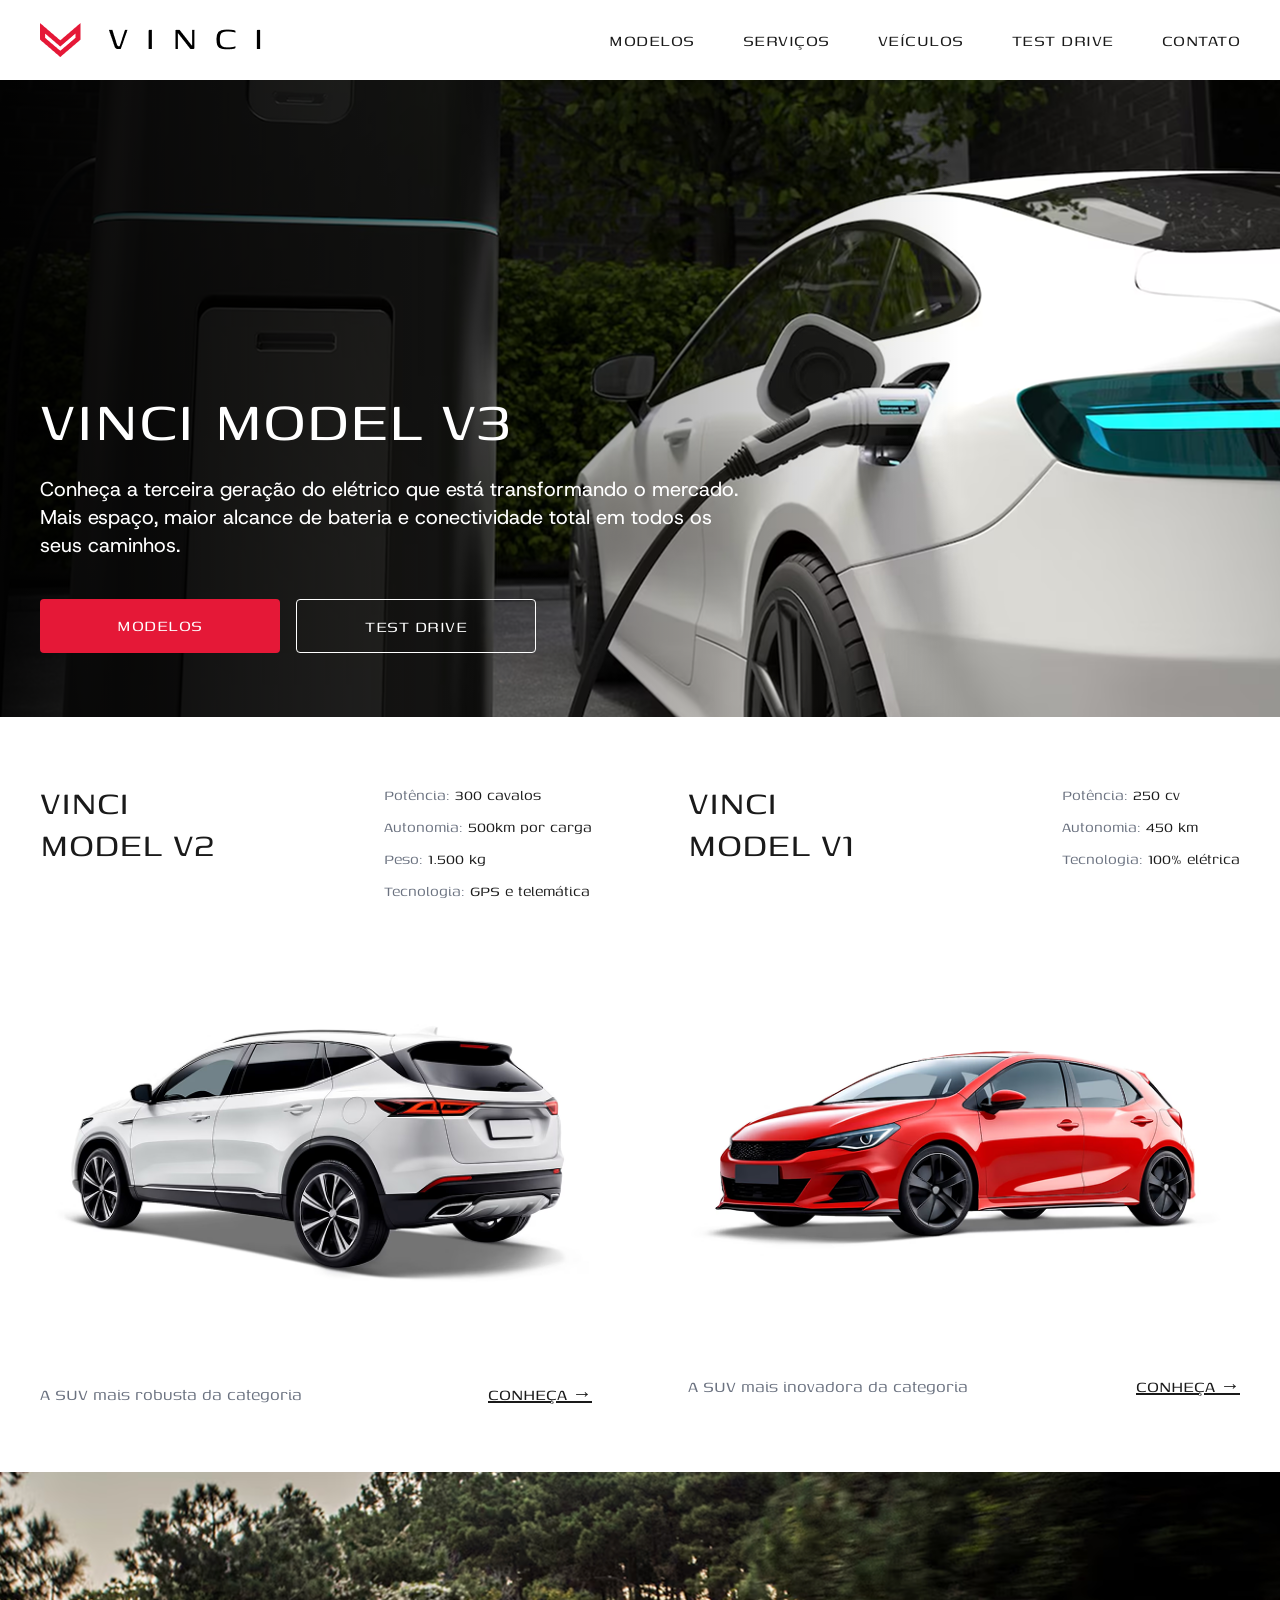
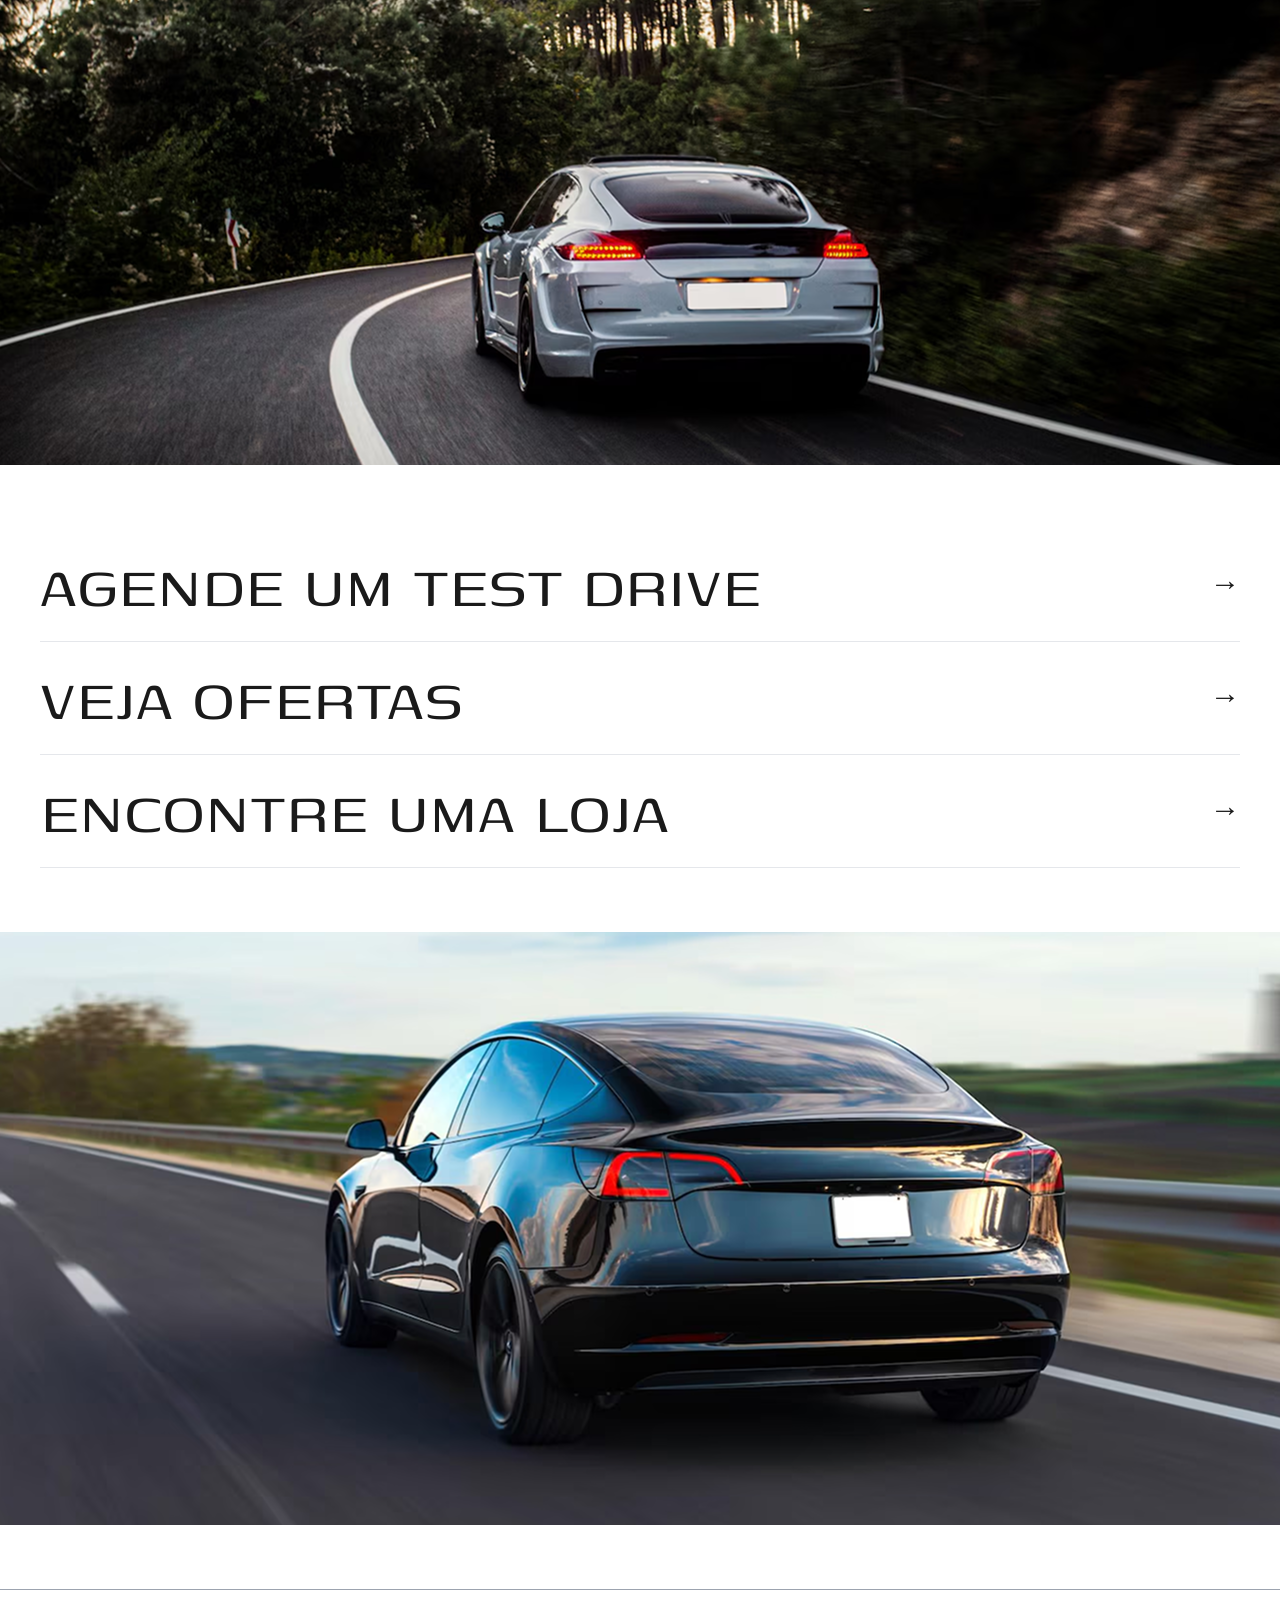
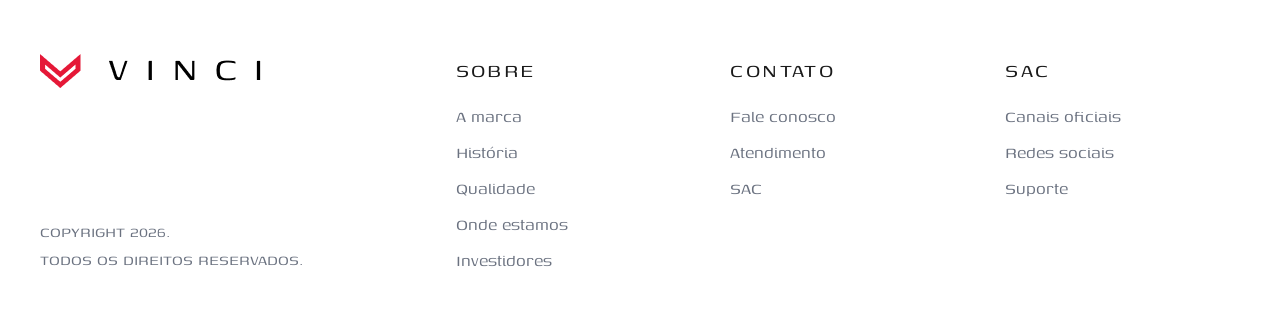
<file: index.html>
<!DOCTYPE html>
<html lang="pt-BR">

<head>
  <meta charset="UTF-8" />
  <meta name="viewport" content="width=device-width, initial-scale=1.0" />
  <title>VINCI | Electric Vehicles</title>

  <link rel="icon" type="image/png" href="assets/logo/logo.png">

  <link rel="preconnect" href="https://fonts.googleapis.com" />
  <link rel="preconnect" href="https://fonts.gstatic.com" crossorigin />
  <link href="https://fonts.googleapis.com/css2?family=Genos:wght@300;400;500&family=Host+Grotesk:wght@400;500&display=swap" rel="stylesheet" />

  
  <link rel="stylesheet" href="assets/css/style.css">
</head>

<body class="font-texto text-tinta bg-white">

  <header class="sticky top-0 z-50 bg-white h-20">
    <div class="max-w-[1440px] mx-auto px-5 md:px-10 h-20 flex items-center justify-between">

      <a href="index.html"><img src="assets/logo/logo1.png" alt="VINCI" class="h-[34px] w-auto" /></a>

      <!-- Menu -->
      <nav id="menu" class="hidden lg:flex gap-12 font-titulo text-xl tracking-wide
                            max-lg:absolute max-lg:top-20 max-lg:left-0 max-lg:right-0 max-lg:bg-white
                            max-lg:flex-col max-lg:gap-4 max-lg:p-5 max-lg:border-b">
        <a href="#models" class="hover:text-vinci transition">MODELOS</a>
        <a href="#services" class="hover:text-vinci transition">SERVIÇOS</a>
        <button id="botaoVeiculos" class="hover:text-vinci transition text-left">VEÍCULOS</button>
        <a href="teste-drive.html" class="hover:text-vinci transition">TEST DRIVE</a>
        <a href="#contact" class="hover:text-vinci transition">CONTATO</a>
      </nav>

      <button id="botaoMenu" class="lg:hidden text-3xl" aria-label="Abrir menu">☰</button>
    </div>

    <!-- Megamen  -->
    <div id="megamenu" class="hidden absolute top-20 left-0 right-0 bg-white border-y border-gray-300 shadow-xl max-h-[calc(100vh-80px)] overflow-auto">
      <div class="max-w-[1440px] mx-auto px-5 md:px-10 py-10 grid lg:grid-cols-[1fr_320px] gap-10">

        <div class="grid grid-cols-2 sm:grid-cols-3 gap-6">
          <div class="text-center">
            <img src="assets/carros/modelo-v2.png" alt="Modelo V1" class="w-full h-32 object-contain" />
            <h3 class="font-titulo text-xl tracking-widest mt-2">MODELO V1</h3>
            <a href="#" class="font-titulo text-sm text-gray-500 hover:text-vinci">Ver mais</a>
          </div>

          <div class="text-center">
            <img src="assets/carros/model-v2.png" alt="Modelo V2" class="w-full h-32 object-contain" />
            <h3 class="font-titulo text-xl tracking-widest mt-2">MODELO V2</h3>
            <a href="modelV2.html" class="font-titulo text-sm text-gray-500 hover:text-vinci">Ver mais</a>
          </div>

          <div class="text-center">
            <img src="assets/carros/modelo-v3.png" alt="Modelo V3" class="w-full h-32 object-contain" />
            <h3 class="font-titulo text-xl tracking-widest mt-2">MODELO V3</h3>
            <a href="#" class="font-titulo text-sm text-gray-500 hover:text-vinci">Ver mais</a>
          </div>

          <div class="text-center">
            <img src="assets/carros/modelo-v4.png" alt="Modelo V4" class="w-full h-32 object-contain" />
            <h3 class="font-titulo text-xl tracking-widest mt-2">MODELO V4</h3>
            <a href="#" class="font-titulo text-sm text-gray-500 hover:text-vinci">Ver mais</a>
          </div>

          <div class="text-center">
            <img src="assets/carros/modelo-v5.png" alt="Modelo V1" class="w-full h-32 object-contain" />
            <h3 class="font-titulo text-xl tracking-widest mt-2">MODELO V5</h3>
            <a href="#" class="font-titulo text-sm text-gray-500 hover:text-vinci">Ver mais</a>
          </div>

          <div class="text-center">
            <img src="assets/carros/modelo-v6.png" alt="Modelo V1" class="w-full h-32 object-contain" />
            <h3 class="font-titulo text-xl tracking-widest mt-2">MODELO V6</h3>
            <a href="#" class="font-titulo text-sm text-gray-500 hover:text-vinci">Ver mais</a>
          </div>

        </div>

        <div class="lg:border-l lg:pl-8">
          <p class="font-titulo text-lg tracking-widest text-gray-500 border-b pb-3 mb-4">NAVEGUE</p>
          <ul class="font-titulo text-2xl tracking-wider space-y-2">
            <li><a href="#" class="hover:text-vinci">OFERTAS</a></li>
            <li><a href="teste-drive.html" class="hover:text-vinci">TEST DRIVE</a></li>
            <li><a href="#" class="hover:text-vinci">LOJAS</a></li>
            <li><a href="#services" class="hover:text-vinci">SERVIÇOS</a></li>
            <li><a href="#" class="hover:text-vinci">SAC</a></li>
            <li><a href="#" class="hover:text-vinci">PRIVACIDADE</a></li>
          </ul>
        </div>
      </div>
    </div>
  </header>

  <main>

    <!--  Hero   -->
    <section class="relative min-h-[520px] md:min-h-[637px] flex items-end">
      <img src="assets/carros/hero.png" alt="VINCI Model V3" class="absolute inset-0 w-full h-full object-cover" />
      <div class="absolute inset-y-0 left-0 w-full md:w-3/4 bg-gradient-to-r from-black/95 to-transparent"></div>

      <div class="relative max-w-[1440px] mx-auto w-full px-5 md:px-10 pb-16 text-white">
        <h1 class="font-titulo text-5xl md:text-7xl">VINCI MODEL V3</h1>
        <p class="max-w-[706px] text-xl mt-5 mb-10">Conheça a terceira geração do elétrico que está transformando o mercado. Mais espaço, maior alcance de bateria e conectividade total em todos os seus caminhos.</p>
        <div class="flex flex-wrap gap-4">
          <a href="#models" class="bg-vinci hover:bg-red-700 text-white text-center rounded px-12 py-3 min-w-[240px] font-titulo text-xl uppercase tracking-wide transition">MODELOS</a>
          <a href="teste-drive.html" class="border border-white text-white hover:bg-white hover:text-tinta text-center rounded px-12 py-3 min-w-[240px] font-titulo text-xl uppercase tracking-wide transition">TEST DRIVE</a>
        </div>
      </div>
    </section>

    <section id="models" class="max-w-[1440px] mx-auto px-5 md:px-10 py-16 grid lg:grid-cols-2 gap-16 lg:gap-24">

      <article id="model-v2">
        <div class="flex flex-col sm:flex-row sm:justify-between sm:items-start gap-4 lg:min-h-[116px]">
          <h2 class="font-titulo text-4xl md:text-[42px] leading-none">VINCI<br />MODEL V2</h2>
          <ul class="font-titulo text-lg space-y-1">
            <li><span class="text-gray-500">Potência:</span> 300 cavalos</li>
            <li><span class="text-gray-500">Autonomia:</span> 500km por carga</li>
            <li><span class="text-gray-500">Peso:</span> 1.500 kg</li>
            <li><span class="text-gray-500">Tecnologia:</span> GPS e telemática</li>
          </ul>
        </div>

        <a href="modelV2.html"><img src="assets/carros/model-v3.png" alt="VINCI MODEL V2" class="w-full aspect-[529/425] object-contain mt-4" /></a>

        <div class="flex justify-between items-center font-titulo text-xl mt-4">
          <p class="text-gray-500">A SUV mais robusta da categoria</p>
          <a href="modelV2.html" class="underline hover:text-vinci">CONHEÇA →</a>
        </div>
      </article>

      <article id="model-v1">
        <div class="flex flex-col sm:flex-row sm:justify-between sm:items-start gap-4 lg:min-h-[116px]">
          <h2 class="font-titulo text-4xl md:text-[42px] leading-none">VINCI<br />MODEL V1</h2>
          <ul class="font-titulo text-lg space-y-1">
            <li><span class="text-gray-500">Potência:</span> 250 cv</li>
            <li><span class="text-gray-500">Autonomia:</span> 450 km</li>
            <li><span class="text-gray-500">Tecnologia:</span> 100% elétrica</li>
          </ul>
        </div>

        <a href="#"><img src="assets/carros/model-v1.png" alt="VINCI MODEL V1" class="w-full aspect-[529/425] object-contain mt-4" /></a>

        <div class="flex justify-between items-center font-titulo text-xl mt-4">
          <p class="text-gray-500">A SUV mais inovadora da categoria</p>
          <a href="#" class="underline hover:text-vinci">CONHEÇA →</a>
        </div>
      </article>
    </section>

    <!-- 1 Banner carro na pista  -->
    <img src="assets/carros/road.png" alt="VINCI na estrada" class="w-full h-[320px] md:h-[593px] object-cover" />

    <!--  Servicos -->
    <section id="services" class="max-w-[1440px] mx-auto px-5 md:px-10 py-16">

      <a href="teste-drive.html" class="flex justify-between items-center py-5 border-b border-gray-200 font-titulo text-4xl md:text-7xl hover:text-vinci hover:pl-4 transition-all">
        <span>AGENDE UM TEST DRIVE</span><span class="text-3xl">→</span>
      </a>

      <a href="#" class="flex justify-between items-center py-5 border-b border-gray-200 font-titulo text-4xl md:text-7xl hover:text-vinci hover:pl-4 transition-all">
        <span>VEJA OFERTAS</span><span class="text-3xl">→</span>
      </a>

      <a href="https://www.google.com/maps/search/lojas+de+carros/" class="flex justify-between items-center py-5 border-b border-gray-200 font-titulo text-4xl md:text-7xl hover:text-vinci hover:pl-4 transition-all">
        <span>ENCONTRE UMA LOJA</span><span class="text-3xl">→</span>
      </a>
    </section>

    
    <img src="assets/carros/road-car.png" alt="VINCI elétrico" class="w-full h-[320px] md:h-[593px] object-cover" />

  </main>

  <!-- Rodapé -->
  <footer id="contact" class="border-t border-gray-400 mt-16 pt-16 pb-10">
    <div class="max-w-[1440px] mx-auto px-5 md:px-10 grid grid-cols-2 md:grid-cols-[1.6fr_1fr_1fr_1fr] gap-10">

      <div class="col-span-2 md:col-span-1 flex flex-col justify-between gap-10">
        <a href="index.html"><img src="assets/logo/logo1.png" alt="VINCI" class="h-[34px] w-auto" /></a>
        <p class="font-titulo text-lg text-gray-500">COPYRIGHT 2026.<br />TODOS OS DIREITOS RESERVADOS.</p>
      </div>

      <div>
        <h3 class="font-titulo text-2xl tracking-widest mb-4">SOBRE</h3>
        <ul class="font-titulo text-xl text-gray-500 space-y-2">
          <li><a href="#" class="hover:text-vinci">A marca</a></li>
          <li><a href="#" class="hover:text-vinci">História</a></li>
          <li><a href="#" class="hover:text-vinci">Qualidade</a></li>
          <li><a href="https://www.google.com/maps/search/lojas+de+carros/" class="hover:text-vinci">Onde estamos</a></li>
          <li><a href="#" class="hover:text-vinci">Investidores</a></li>
        </ul>
      </div>

      <div>
        <h3 class="font-titulo text-2xl tracking-widest mb-4">CONTATO</h3>
        <ul class="font-titulo text-xl text-gray-500 space-y-2">
          <li><a href="#" class="hover:text-vinci">Fale conosco</a></li>
          <li><a href="#" class="hover:text-vinci">Atendimento</a></li>
          <li><a href="#" class="hover:text-vinci">SAC</a></li>
        </ul>
      </div>

      <div>
        <h3 class="font-titulo text-2xl tracking-widest mb-4">SAC</h3>
        <ul class="font-titulo text-xl text-gray-500 space-y-2">
          <li><a href="#" class="hover:text-vinci">Canais oficiais</a></li>
          <li><a href="#" class="hover:text-vinci">Redes sociais</a></li>
          <li><a href="#" class="hover:text-vinci">Suporte</a></li>
        </ul>
      </div>
    </div>
  </footer>

  <script src="script.js"></script>
</body>
</html>
</file>
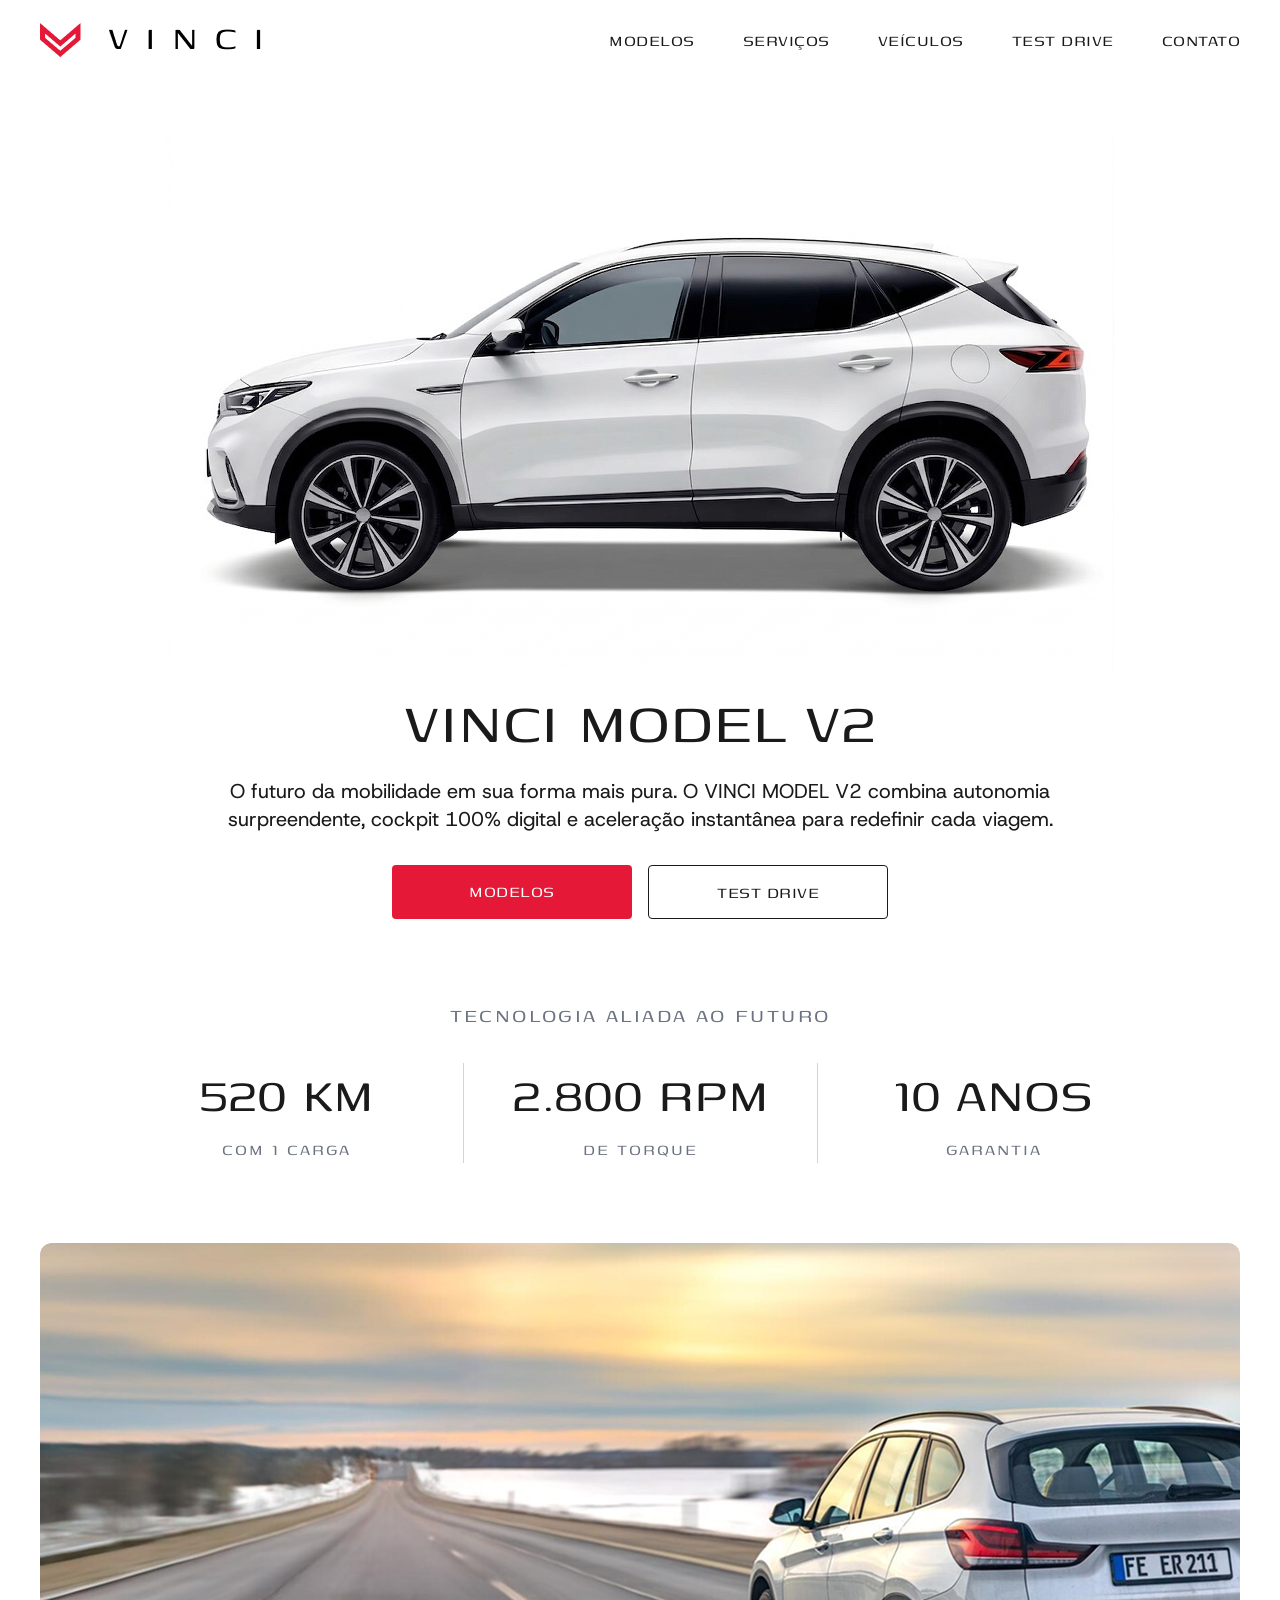
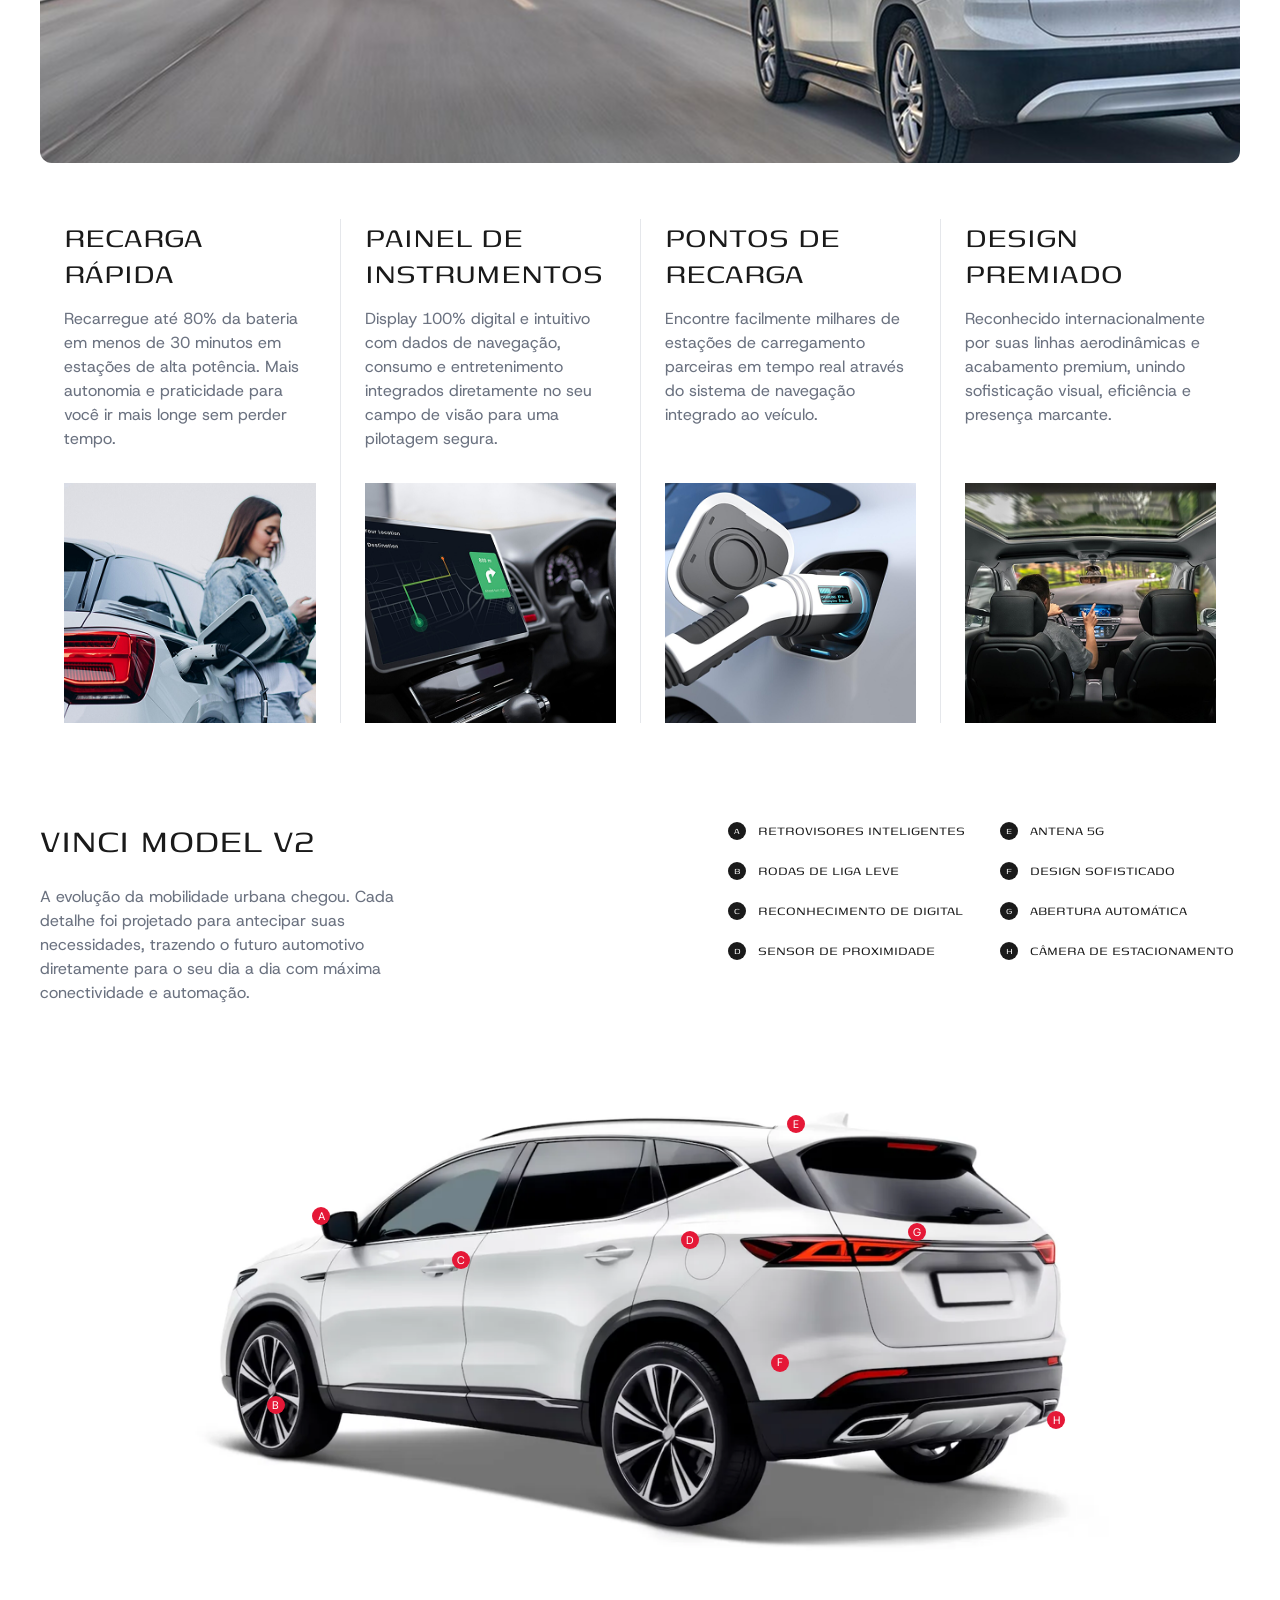
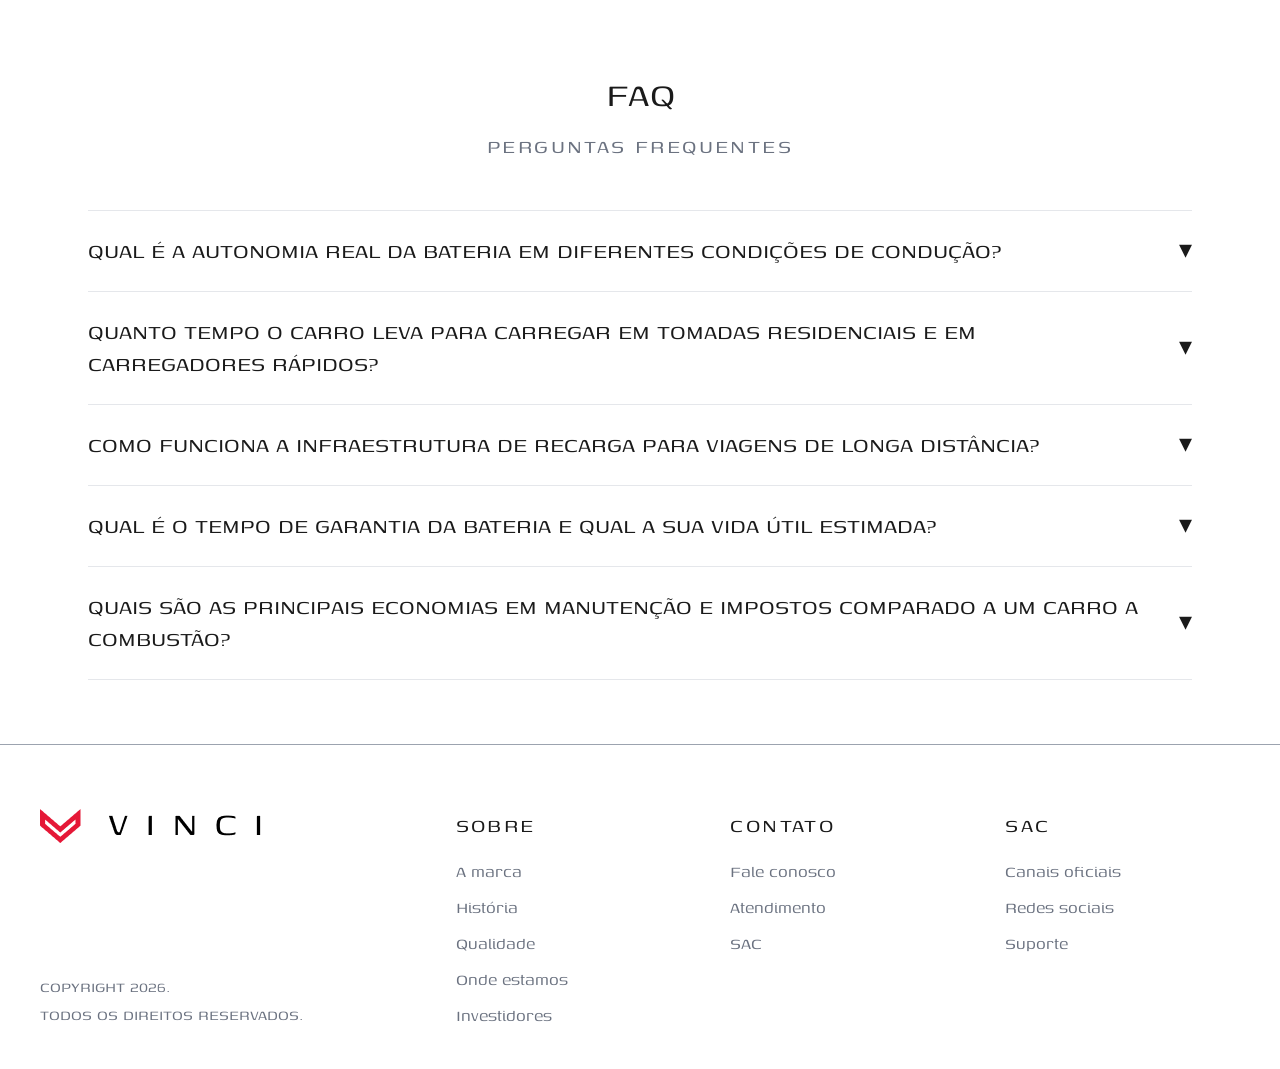
<file: modelV2.html>
<!DOCTYPE html>
<html lang="pt-BR">

<head>
  <meta charset="UTF-8" />
  <meta name="viewport" content="width=device-width, initial-scale=1.0" />
  <title>VINCI | Model V2</title>

  <link rel="icon" type="image/png" href="assets/logo/logo.png">

  <!-- Fontes usadas pae -->
  <link rel="preconnect" href="https://fonts.googleapis.com" />
  <link rel="preconnect" href="https://fonts.gstatic.com" crossorigin />
  <link
    href="https://fonts.googleapis.com/css2?family=Genos:wght@300;400;500&family=Host+Grotesk:wght@400;500&display=swap"
    rel="stylesheet" 
  />

  <link rel="stylesheet" href="assets/css/style.css">
</head>

<body class="font-texto text-tinta bg-white">

  <!-- Cabeçalho. -->
  <header class="sticky top-0 z-50 bg-white h-20">
    <div class="max-w-[1440px] mx-auto px-5 md:px-10 h-20 flex items-center justify-between">

      <a href="index.html"><img src="assets/logo/logo1.png" alt="VINCI" class="h-[34px] w-auto" /></a>

      <!-- Menu. -->
      <nav id="menu" class="hidden lg:flex gap-12 font-titulo text-xl tracking-wide
                            max-lg:absolute max-lg:top-20 max-lg:left-0 max-lg:right-0 max-lg:bg-white
                            max-lg:flex-col max-lg:gap-4 max-lg:p-5 max-lg:border-b">
        <a href="index.html#models" class="hover:text-vinci transition">MODELOS</a>
        <a href="index.html#services" class="hover:text-vinci transition">SERVIÇOS</a>
        <button id="botaoVeiculos" class="hover:text-vinci transition text-left">VEÍCULOS</button>
        <a href="teste-drive.html" class="hover:text-vinci transition">TEST DRIVE</a>
        <a href="#contact" class="hover:text-vinci transition">CONTATO</a>
      </nav>

      <button id="botaoMenu" class="lg:hidden text-3xl" aria-label="Abrir menu">☰</button>
    </div>

    <!-- Megamenu -->
    <div id="megamenu"
      class="hidden absolute top-20 left-0 right-0 bg-white border-y border-gray-300 shadow-xl max-h-[calc(100vh-80px)] overflow-auto">
      <div class="max-w-[1440px] mx-auto px-5 md:px-10 py-10 grid lg:grid-cols-[1fr_320px] gap-10">

        <div class="grid grid-cols-2 sm:grid-cols-3 gap-6">
          <div class="text-center">
            <img src="assets/carros/modelo-v2.png" alt="Modelo V1" class="w-full h-32 object-contain" />
            <h3 class="font-titulo text-xl tracking-widest mt-2">MODELO V1</h3>
            <a href="#" class="font-titulo text-sm text-gray-500 hover:text-vinci">Ver mais</a>
          </div>

          <div class="text-center">
            <img src="assets/carros/model-v2.png" alt="Modelo V2" class="w-full h-32 object-contain" />
            <h3 class="font-titulo text-xl tracking-widest mt-2">MODELO V2</h3>
            <a href="modelV2.html" class="font-titulo text-sm text-gray-500 hover:text-vinci">Ver mais</a>
          </div>

          <div class="text-center">
            <img src="assets/carros/modelo-v3.png" alt="Modelo V3" class="w-full h-32 object-contain" />
            <h3 class="font-titulo text-xl tracking-widest mt-2">MODELO V3</h3>
            <a href="#" class="font-titulo text-sm text-gray-500 hover:text-vinci">Ver mais</a>
          </div>

          <div class="text-center">
            <img src="assets/carros/modelo-v4.png" alt="Modelo V4" class="w-full h-32 object-contain" />
            <h3 class="font-titulo text-xl tracking-widest mt-2">MODELO V4</h3>
            <a href="#" class="font-titulo text-sm text-gray-500 hover:text-vinci">Ver mais</a>
          </div>

          <div class="text-center">
            <img src="assets/carros/modelo-v5.png" alt="Modelo V1" class="w-full h-32 object-contain" />
            <h3 class="font-titulo text-xl tracking-widest mt-2">MODELO V5</h3>
            <a href="#" class="font-titulo text-sm text-gray-500 hover:text-vinci">Ver mais</a>
          </div>

          <div class="text-center">
            <img src="assets/carros/modelo-v6.png" alt="Modelo V1" class="w-full h-32 object-contain" />
            <h3 class="font-titulo text-xl tracking-widest mt-2">MODELO V6</h3>
            <a href="#" class="font-titulo text-sm text-gray-500 hover:text-vinci">Ver mais</a>
          </div>

        </div>

        <div class="lg:border-l lg:pl-8">
          <p class="font-titulo text-lg tracking-widest text-gray-500 border-b pb-3 mb-4">NAVEGUE</p>
          <ul class="font-titulo text-2xl tracking-wider space-y-2">
            <li><a href="#" class="hover:text-vinci">OFERTAS</a></li>
            <li><a href="teste-drive.html" class="hover:text-vinci">TEST DRIVE</a></li>
            <li><a href="#" class="hover:text-vinci">LOJAS</a></li>
            <li><a href="index.html#services" class="hover:text-vinci">SERVIÇOS</a></li>
            <li><a href="#" class="hover:text-vinci">SAC</a></li>
            <li><a href="#" class="hover:text-vinci">PRIVACIDADE</a></li>
          </ul>
        </div>
      </div>
    </div>
  </header>

  <main>

    <!--Apresentação do carro -->
    <section class="text-center pt-14 px-5">
      <img src="assets/carros/model-v2.png" alt="VINCI Model V2" class="mx-auto max-w-[947px] w-full" />
      <h1 class="font-titulo text-5xl md:text-7xl mt-4">VINCI MODEL V2</h1>
      <p class="max-w-[911px] mx-auto text-xl mt-5 mb-8">O futuro da mobilidade em sua forma mais pura. O VINCI MODEL V2 combina autonomia surpreendente, cockpit 100% digital e aceleração instantânea para redefinir cada viagem.</p>
      <div class="flex flex-wrap justify-center gap-4">
        <a href="index.html#models"
          class="bg-vinci hover:bg-red-700 text-white text-center rounded px-12 py-3 min-w-[240px] font-titulo text-xl uppercase tracking-wide transition">MODELOS</a>
        <a href="teste-drive.html"
          class="border border-tinta hover:bg-tinta hover:text-white text-center rounded px-12 py-3 min-w-[240px] font-titulo text-xl uppercase tracking-wide transition">TEST
          DRIVE</a>
      </div>
    </section>

    <!-- numero sobre o carro -->
    <section class="max-w-[1100px] mx-auto px-5 py-20 text-center">
      <p class="font-titulo text-2xl tracking-widest text-gray-500 mb-8">TECNOLOGIA ALIADA AO FUTURO</p>
      <div class="grid md:grid-cols-3 gap-8 md:gap-0">

        <div class="text-center px-6 ">
          <p class="font-titulo text-5xl md:text-6xl whitespace-nowrap">520 KM</p>
          <p class="font-titulo text-xl tracking-widest text-gray-500 mt-3">COM 1 CARGA</p>
        </div>

        <div class="text-center px-6 md:border-l md:border-gray-300">
          <p class="font-titulo text-5xl md:text-6xl whitespace-nowrap">2.800 RPM</p>
          <p class="font-titulo text-xl tracking-widest text-gray-500 mt-3">DE TORQUE</p>
        </div>

        <div class="text-center px-6 md:border-l md:border-gray-300">
          <p class="font-titulo text-5xl md:text-6xl whitespace-nowrap">10 ANOS</p>
          <p class="font-titulo text-xl tracking-widest text-gray-500 mt-3">GARANTIA</p>
        </div>
      </div>
    </section>

    <!--carro na estrada -->
    <section class="max-w-[1440px] mx-auto px-5 md:px-10 pb-14">
      <img src="assets/carros/model-v2-road.png" alt="VINCI Model V2 na estrada"
        class="w-full h-[260px] md:h-[520px] object-cover rounded-xl" />
    </section>

    <!-- caracteristicas -->
    <section class="max-w-[1440px] mx-auto px-5 md:px-10 grid sm:grid-cols-2 lg:grid-cols-4 gap-10 lg:gap-0">

      <article class="flex flex-col justify-between lg:px-6">
        <div>
          <h3 class="font-titulo text-4xl leading-none">RECARGA RÁPIDA</h3>
          <p class="text-gray-500 mt-4 mb-8">Recarregue até 80% da bateria em menos de 30 minutos em estações de alta potência. Mais autonomia e praticidade para você ir mais longe sem perder tempo.</p>
        </div>
        <img src="assets/carros/recarga.png" alt="RECARGA RÁPIDA" class="w-full h-[240px] object-cover mt-auto" />
      </article>

      <article class="flex flex-col justify-between lg:border-l lg:border-gray-200 lg:px-6">
        <div>
          <h3 class="font-titulo text-4xl leading-none">PAINEL DE INSTRUMENTOS</h3>
          <p class="text-gray-500 mt-4 mb-8">Display 100% digital e intuitivo com dados de navegação, consumo e
            entretenimento integrados diretamente no seu campo de visão para uma pilotagem segura.</p>
        </div>
        <img src="assets/carros/painel.png" alt="PAINEL DE INSTRUMENTOS"
          class="w-full h-[240px] object-cover mt-auto" />
      </article>

      <article class="flex flex-col justify-between lg:border-l lg:border-gray-200 lg:px-6">
        <div>
          <h3 class="font-titulo text-4xl leading-none">PONTOS DE RECARGA</h3>
          <p class="text-gray-500 mt-4 mb-8">Encontre facilmente milhares de estações de carregamento parceiras em tempo real através do sistema de navegação integrado ao veículo.</p>
        </div>
        <img src="assets/carros/recarga-pontos.png" alt="PONTOS DE RECARGA"
          class="w-full h-[240px] object-cover mt-auto" />
      </article>

      <article class="flex flex-col justify-between lg:border-l lg:border-gray-200 lg:px-6">
        <div>
          <h3 class="font-titulo text-4xl leading-none">DESIGN PREMIADO</h3>
          <p class="text-gray-500 mt-4 mb-8">Reconhecido internacionalmente por suas linhas aerodinâmicas e acabamento premium, unindo sofisticação visual, eficiência e presença marcante.</p>
        </div>
        <img src="assets/carros/design.png" alt="DESIGN PREMIADO" class="w-full h-[240px] object-cover mt-auto" />
      </article>

    </section>

    <!--  Detalhes  -->
    <section class="max-w-[1440px] mx-auto px-5 md:px-10 pt-24">
      <div class="grid lg:grid-cols-[1fr_240px_240px] gap-8">
        <div class="max-w-[380px]">
          <h2 class="font-titulo text-4xl md:text-[42px] leading-none">VINCI MODEL V2</h2>
          <p class="text-gray-500 mt-6"> A evolução da mobilidade urbana chegou. Cada detalhe foi projetado para antecipar suas necessidades, trazendo o futuro automotivo diretamente para o seu dia a dia com máxima conectividade e automação.</p>
        </div>
        <ul class="font-titulo space-y-4">
          <li class="flex items-center gap-3"><span
              class="grid place-items-center w-[18px] h-[18px] rounded-full bg-tinta text-white text-[11px]">A</span>RETROVISORES
            INTELIGENTES</li>
          <li class="flex items-center gap-3"><span
              class="grid place-items-center w-[18px] h-[18px] rounded-full bg-tinta text-white text-[11px]">B</span>RODAS
            DE LIGA LEVE</li>
          <li class="flex items-center gap-3"><span
              class="grid place-items-center w-[18px] h-[18px] rounded-full bg-tinta text-white text-[11px]">C</span>RECONHECIMENTO
            DE DIGITAL</li>
          <li class="flex items-center gap-3"><span
              class="grid place-items-center w-[18px] h-[18px] rounded-full bg-tinta text-white text-[11px]">D</span>SENSOR
            DE PROXIMIDADE</li>
        </ul>
        <ul class="font-titulo space-y-4">
          <li class="flex items-center gap-3"><span
              class="grid place-items-center w-[18px] h-[18px] rounded-full bg-tinta text-white text-[11px]">E</span>ANTENA
            5G</li>
          <li class="flex items-center gap-3"><span
              class="grid place-items-center w-[18px] h-[18px] rounded-full bg-tinta text-white text-[11px]">F</span>DESIGN
            SOFISTICADO</li>
          <li class="flex items-center gap-3"><span
              class="grid place-items-center w-[18px] h-[18px] rounded-full bg-tinta text-white text-[11px]">G</span>ABERTURA
            AUTOMÁTICA</li>
          <li class="flex items-center gap-3"><span
              class="grid place-items-center w-[18px] h-[18px] rounded-full bg-tinta text-white text-[11px]">H</span>CÂMERA
            DE ESTACIONAMENTO</li>
        </ul>
      </div>

      <div class="relative w-full md:w-[79%] mx-auto mt-10">
        <img src="assets/carros/detalhes-v2.png" alt="Detalhes do VINCI Model V2" class="w-full" />

        <div class="group absolute hidden md:block -translate-x-1/2 -translate-y-1/2" style="left:16.4%; top:32.1%">
          <span
            class="grid place-items-center w-[18px] h-[18px] rounded-full bg-vinci group-hover:bg-tinta text-white text-[11px] cursor-pointer">A</span>
          <span
            class="hidden group-hover:block absolute bottom-7 left-1/2 -translate-x-1/2 whitespace-nowrap bg-tinta text-white font-titulo px-3 py-1 rounded z-10">RETROVISORES
            INTELIGENTES</span>
        </div>

        <div class="group absolute hidden md:block -translate-x-1/2 -translate-y-1/2" style="left:11.6%; top:67.5%">
          <span
            class="grid place-items-center w-[18px] h-[18px] rounded-full bg-vinci group-hover:bg-tinta text-white text-[11px] cursor-pointer">B</span>
          <span
            class="hidden group-hover:block absolute bottom-7 left-1/2 -translate-x-1/2 whitespace-nowrap bg-tinta text-white font-titulo px-3 py-1 rounded z-10">RODAS
            DE LIGA LEVE</span>
        </div>

        <div class="group absolute hidden md:block -translate-x-1/2 -translate-y-1/2" style="left:31.1%; top:40.4%">
          <span
            class="grid place-items-center w-[18px] h-[18px] rounded-full bg-vinci group-hover:bg-tinta text-white text-[11px] cursor-pointer">C</span>
          <span
            class="hidden group-hover:block absolute bottom-7 left-1/2 -translate-x-1/2 whitespace-nowrap bg-tinta text-white font-titulo px-3 py-1 rounded z-10">RECONHECIMENTO
            DE DIGITAL</span>
        </div>

        <div class="group absolute hidden md:block -translate-x-1/2 -translate-y-1/2" style="left:55.3%; top:36.6%">
          <span
            class="grid place-items-center w-[18px] h-[18px] rounded-full bg-vinci group-hover:bg-tinta text-white text-[11px] cursor-pointer">D</span>
          <span
            class="hidden group-hover:block absolute bottom-7 left-1/2 -translate-x-1/2 whitespace-nowrap bg-tinta text-white font-titulo px-3 py-1 rounded z-10">SENSOR
            DE PROXIMIDADE</span>
        </div>

        <div class="group absolute hidden md:block -translate-x-1/2 -translate-y-1/2" style="left:66.5%; top:14.9%">
          <span
            class="grid place-items-center w-[18px] h-[18px] rounded-full bg-vinci group-hover:bg-tinta text-white text-[11px] cursor-pointer">E</span>
          <span
            class="hidden group-hover:block absolute bottom-7 left-1/2 -translate-x-1/2 whitespace-nowrap bg-tinta text-white font-titulo px-3 py-1 rounded z-10">ANTENA
            5G</span>
        </div>

        <div class="group absolute hidden md:block -translate-x-1/2 -translate-y-1/2" style="left:64.8%; top:59.6%">
          <span
            class="grid place-items-center w-[18px] h-[18px] rounded-full bg-vinci group-hover:bg-tinta text-white text-[11px] cursor-pointer">F</span>
          <span
            class="hidden group-hover:block absolute bottom-7 left-1/2 -translate-x-1/2 whitespace-nowrap bg-tinta text-white font-titulo px-3 py-1 rounded z-10">DESIGN
            SOFISTICADO</span>
        </div>

        <div class="group absolute hidden md:block -translate-x-1/2 -translate-y-1/2" style="left:79.2%; top:35.1%">
          <span
            class="grid place-items-center w-[18px] h-[18px] rounded-full bg-vinci group-hover:bg-tinta text-white text-[11px] cursor-pointer">G</span>
          <span
            class="hidden group-hover:block absolute bottom-7 left-1/2 -translate-x-1/2 whitespace-nowrap bg-tinta text-white font-titulo px-3 py-1 rounded z-10">ABERTURA
            AUTOMÁTICA</span>
        </div>

        <div class="group absolute hidden md:block -translate-x-1/2 -translate-y-1/2" style="left:93.9%; top:70.4%">
          <span
            class="grid place-items-center w-[18px] h-[18px] rounded-full bg-vinci group-hover:bg-tinta text-white text-[11px] cursor-pointer">H</span>
          <span
            class="hidden group-hover:block absolute bottom-7 left-1/2 -translate-x-1/2 whitespace-nowrap bg-tinta text-white font-titulo px-3 py-1 rounded z-10">CÂMERA
            DE ESTACIONAMENTO</span>
        </div>
      </div>
    </section>

    <!--  FAQ  -->
    <section class="max-w-[1144px] mx-auto px-5 pt-24">
      <h2 class="font-titulo text-4xl md:text-[42px] text-center">FAQ</h2>
      <p class="font-titulo text-2xl tracking-widest text-gray-500 text-center mt-4 mb-12">PERGUNTAS FREQUENTES</p>
      <div class="border-t border-gray-200">

        <details class="group border-b border-gray-200">
          <summary
            class="flex justify-between items-center gap-6 py-6 cursor-pointer list-none font-titulo text-2xl md:text-[26px] hover:text-vinci">
            QUAL É A AUTONOMIA REAL DA BATERIA EM DIFERENTES CONDIÇÕES DE CONDUÇÃO?
            <span class="group-open:rotate-180 transition">▾</span>
          </summary>
          <p class="pb-6 pr-10 text-gray-500">A autonomia de até 520 km é medida em ciclo misto. Em rodovia, em alta
            velocidade e com ar-condicionado ligado, ela pode ser menor.</p>
        </details>

        <details class="group border-b border-gray-200">
          <summary
            class="flex justify-between items-center gap-6 py-6 cursor-pointer list-none font-titulo text-2xl md:text-[26px] hover:text-vinci">
            QUANTO TEMPO O CARRO LEVA PARA CARREGAR EM TOMADAS RESIDENCIAIS E EM CARREGADORES RÁPIDOS?
            <span class="group-open:rotate-180 transition">▾</span>
          </summary>
          <p class="pb-6 pr-10 text-gray-500">Em tomada residencial a recarga completa acontece durante a noite. Em
            carregadores rápidos, a maior parte da bateria é recuperada em poucos minutos.</p>
        </details>

        <details class="group border-b border-gray-200">
          <summary
            class="flex justify-between items-center gap-6 py-6 cursor-pointer list-none font-titulo text-2xl md:text-[26px] hover:text-vinci">
            COMO FUNCIONA A INFRAESTRUTURA DE RECARGA PARA VIAGENS DE LONGA DISTÂNCIA?
            <span class="group-open:rotate-180 transition">▾</span>
          </summary>
          <p class="pb-6 pr-10 text-gray-500">O sistema de navegação mostra os pontos de recarga compatíveis ao longo da
            rota e sugere as melhores paradas.</p>
        </details>

        <details class="group border-b border-gray-200">
          <summary
            class="flex justify-between items-center gap-6 py-6 cursor-pointer list-none font-titulo text-2xl md:text-[26px] hover:text-vinci">
            QUAL É O TEMPO DE GARANTIA DA BATERIA E QUAL A SUA VIDA ÚTIL ESTIMADA?
            <span class="group-open:rotate-180 transition">▾</span>
          </summary>
          <p class="pb-6 pr-10 text-gray-500">A garantia é de 10 anos. Com uso normal, a vida útil estimada da bateria é
            maior que esse período.</p>
        </details>

        <details class="group border-b border-gray-200">
          <summary
            class="flex justify-between items-center gap-6 py-6 cursor-pointer list-none font-titulo text-2xl md:text-[26px] hover:text-vinci">
            QUAIS SÃO AS PRINCIPAIS ECONOMIAS EM MANUTENÇÃO E IMPOSTOS COMPARADO A UM CARRO A COMBUSTÃO?
            <span class="group-open:rotate-180 transition">▾</span>
          </summary>
          <p class="pb-6 pr-10 text-gray-500">Menos peças móveis significam menos revisões, e muitos estados oferecem
            desconto ou isenção de impostos para carros elétricos.</p>
        </details>
      </div>
    </section>

  </main>

  <!-- Roda o pé-->
  <footer id="contact" class="border-t border-gray-400 mt-16 pt-16 pb-10">
    <div class="max-w-[1440px] mx-auto px-5 md:px-10 grid grid-cols-2 md:grid-cols-[1.6fr_1fr_1fr_1fr] gap-10">

      <div class="col-span-2 md:col-span-1 flex flex-col justify-between gap-10">
        <a href="index.html"><img src="assets/logo/logo1.png" alt="VINCI" class="h-[34px] w-auto" /></a>
        <p class="font-titulo text-lg text-gray-500">COPYRIGHT 2026.<br />TODOS OS DIREITOS RESERVADOS.</p>
      </div>

      <div>
        <h3 class="font-titulo text-2xl tracking-widest mb-4">SOBRE</h3>
        <ul class="font-titulo text-xl text-gray-500 space-y-2">
          <li><a href="#" class="hover:text-vinci">A marca</a></li>
          <li><a href="#" class="hover:text-vinci">História</a></li>
          <li><a href="#" class="hover:text-vinci">Qualidade</a></li>
          <li><a href="#" class="hover:text-vinci">Onde estamos</a></li>
          <li><a href="#" class="hover:text-vinci">Investidores</a></li>
        </ul>
      </div>

      <div>
        <h3 class="font-titulo text-2xl tracking-widest mb-4">CONTATO</h3>
        <ul class="font-titulo text-xl text-gray-500 space-y-2">
          <li><a href="#" class="hover:text-vinci">Fale conosco</a></li>
          <li><a href="#" class="hover:text-vinci">Atendimento</a></li>
          <li><a href="#" class="hover:text-vinci">SAC</a></li>
        </ul>
      </div>

      <div>
        <h3 class="font-titulo text-2xl tracking-widest mb-4">SAC</h3>
        <ul class="font-titulo text-xl text-gray-500 space-y-2">
          <li><a href="#" class="hover:text-vinci">Canais oficiais</a></li>
          <li><a href="#" class="hover:text-vinci">Redes sociais</a></li>
          <li><a href="#" class="hover:text-vinci">Suporte</a></li>
        </ul>
      </div>
    </div>
  </footer>

  <script src="script.js"></script>
</body>

</html>
</file>
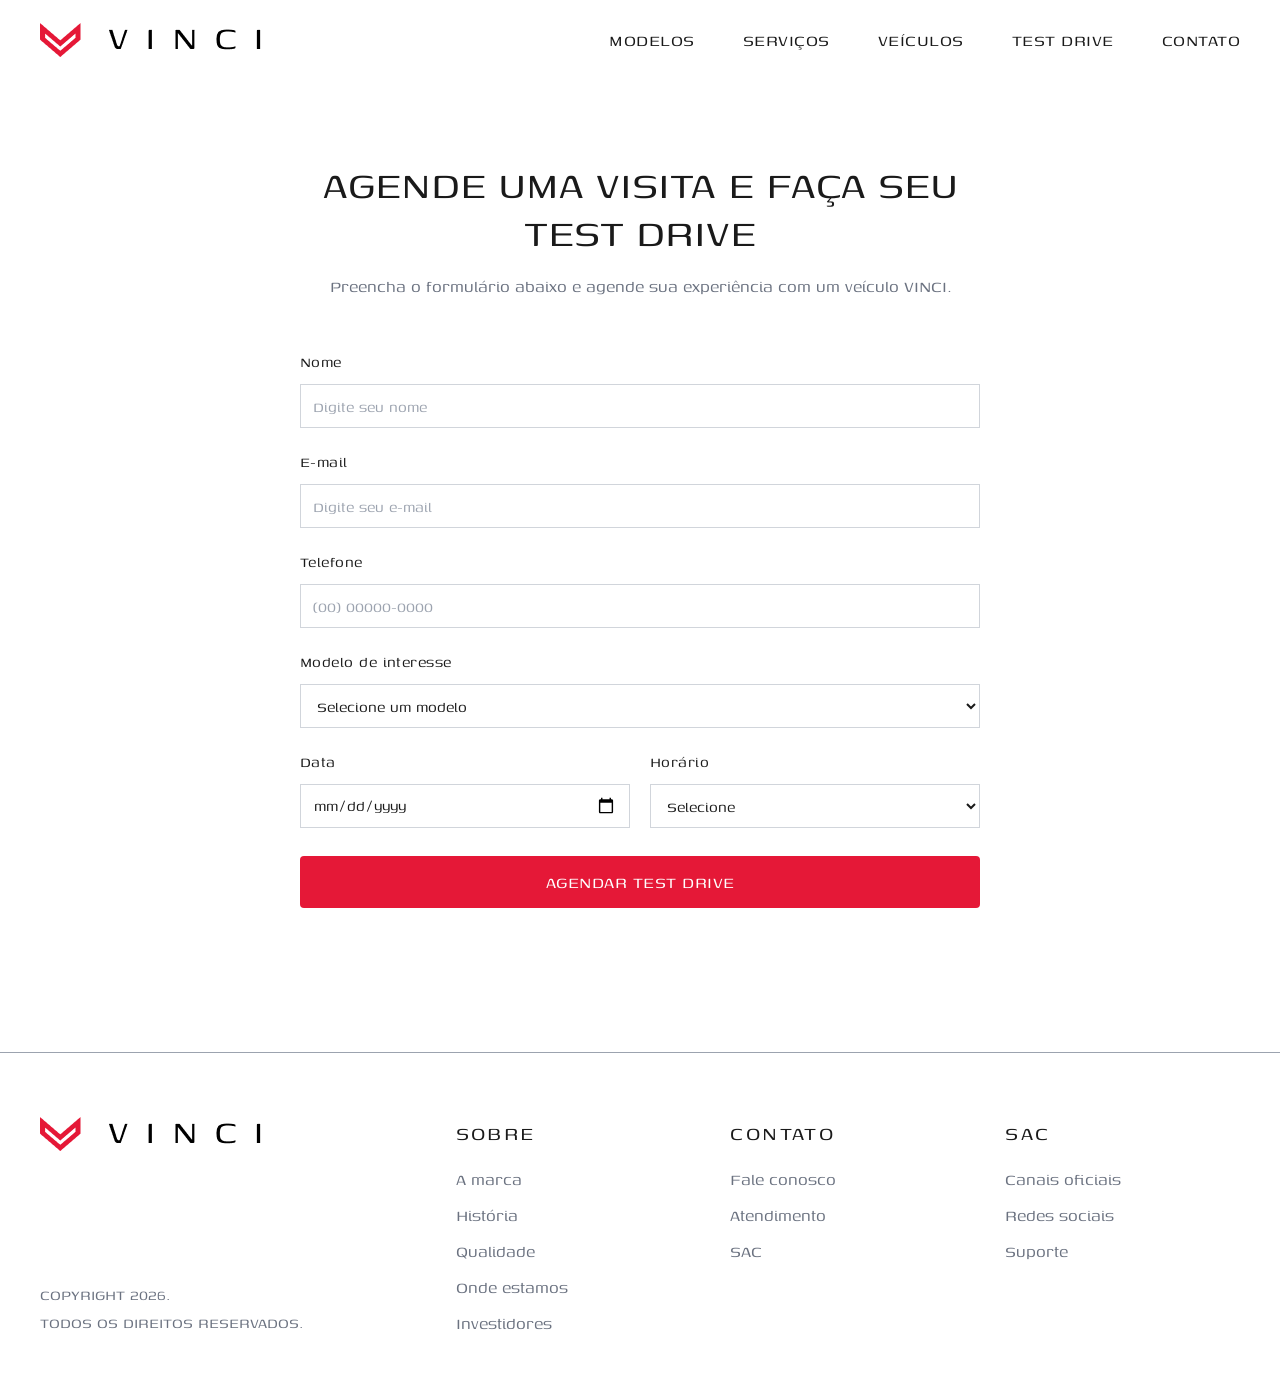
<file: teste-drive.html>
<!DOCTYPE html>
<html lang="pt-BR">

<head>
  <meta charset="UTF-8" />
  <meta name="viewport" content="width=device-width, initial-scale=1.0" />
  <title>VINCI | Test Drive</title>

  <link rel="icon" type="image/png" href="assets/logo/logo.png">

  <link rel="preconnect" href="https://fonts.googleapis.com" />
  <link rel="preconnect" href="https://fonts.gstatic.com" crossorigin />
  <link href="https://fonts.googleapis.com/css2?family=Genos:wght@300;400;500&family=Host+Grotesk:wght@400;500&display=swap" rel="stylesheet" />

  <link rel="stylesheet" href="assets/css/style.css">
</head>

<body class="font-texto text-tinta bg-white">

  <header class="sticky top-0 z-50 bg-white h-20">
    <div class="max-w-[1440px] mx-auto px-5 md:px-10 h-20 flex items-center justify-between">

      <a href="index.html"><img src="assets/logo/logo1.png" alt="VINCI" class="h-[34px] w-auto" /></a>

      <nav id="menu" class="hidden lg:flex gap-12 font-titulo text-xl tracking-wide
                            max-lg:absolute max-lg:top-20 max-lg:left-0 max-lg:right-0 max-lg:bg-white
                            max-lg:flex-col max-lg:gap-4 max-lg:p-5 max-lg:border-b">
        <a href="index.html#models" class="hover:text-vinci transition">MODELOS</a>
        <a href="index.html#services" class="hover:text-vinci transition">SERVIÇOS</a>
        <button id="botaoVeiculos" class="hover:text-vinci transition text-left">VEÍCULOS</button>
        <a href="teste-drive.html" class="hover:text-vinci transition">TEST DRIVE</a>
        <a href="#contact" class="hover:text-vinci transition">CONTATO</a>
      </nav>

      <button id="botaoMenu" class="lg:hidden text-3xl" aria-label="Abrir menu">☰</button>
    </div>

    <div id="megamenu" class="hidden absolute top-20 left-0 right-0 bg-white border-y border-gray-300 shadow-xl max-h-[calc(100vh-80px)] overflow-auto">
      <div class="max-w-[1440px] mx-auto px-5 md:px-10 py-10 grid lg:grid-cols-[1fr_320px] gap-10">

        <div class="grid grid-cols-2 sm:grid-cols-3 gap-6">
          <div class="text-center">
            <img src="assets/carros/modelo-v2.png" alt="Modelo V1" class="w-full h-32 object-contain" />
            <h3 class="font-titulo text-xl tracking-widest mt-2">MODELO V1</h3>
            <a href="#" class="font-titulo text-sm text-gray-500 hover:text-vinci">Ver mais</a>
          </div>

          <div class="text-center">
            <img src="assets/carros/model-v2.png" alt="Modelo V2" class="w-full h-32 object-contain" />
            <h3 class="font-titulo text-xl tracking-widest mt-2">MODELO V2</h3>
            <a href="modelV2.html" class="font-titulo text-sm text-gray-500 hover:text-vinci">Ver mais</a>
          </div>

          <div class="text-center">
            <img src="assets/carros/modelo-v3.png" alt="Modelo V3" class="w-full h-32 object-contain" />
            <h3 class="font-titulo text-xl tracking-widest mt-2">MODELO V3</h3>
            <a href="#" class="font-titulo text-sm text-gray-500 hover:text-vinci">Ver mais</a>
          </div>

          <div class="text-center">
            <img src="assets/carros/modelo-v4.png" alt="Modelo V4" class="w-full h-32 object-contain" />
            <h3 class="font-titulo text-xl tracking-widest mt-2">MODELO V4</h3>
            <a href="#" class="font-titulo text-sm text-gray-500 hover:text-vinci">Ver mais</a>
          </div>

          <div class="text-center">
            <img src="assets/carros/modelo-v5.png" alt="Modelo V1" class="w-full h-32 object-contain" />
            <h3 class="font-titulo text-xl tracking-widest mt-2">MODELO V5</h3>
            <a href="#" class="font-titulo text-sm text-gray-500 hover:text-vinci">Ver mais</a>
          </div>

          <div class="text-center">
            <img src="assets/carros/modelo-v6.png" alt="Modelo V1" class="w-full h-32 object-contain" />
            <h3 class="font-titulo text-xl tracking-widest mt-2">MODELO V6</h3>
            <a href="#" class="font-titulo text-sm text-gray-500 hover:text-vinci">Ver mais</a>
          </div>

        </div>

        <div class="lg:border-l lg:pl-8">
          <p class="font-titulo text-lg tracking-widest text-gray-500 border-b pb-3 mb-4">NAVEGUE</p>
          <ul class="font-titulo text-2xl tracking-wider space-y-2">
            <li><a href="#" class="hover:text-vinci">OFERTAS</a></li>
            <li><a href="teste-drive.html" class="hover:text-vinci">TEST DRIVE</a></li>
            <li><a href="#" class="hover:text-vinci">LOJAS</a></li>
            <li><a href="index.html#services" class="hover:text-vinci">SERVIÇOS</a></li>
            <li><a href="#" class="hover:text-vinci">SAC</a></li>
            <li><a href="#" class="hover:text-vinci">PRIVACIDADE</a></li>
          </ul>
        </div>
      </div>
    </div>
  </header>

  <main class="max-w-[720px] mx-auto px-5 py-16 md:py-20">

    <h1 class="font-titulo text-4xl md:text-5xl text-center">AGENDE UMA VISITA E FAÇA SEU TEST DRIVE</h1>
    <p class="font-titulo text-xl text-gray-500 text-center mt-4 mb-12">Preencha o formulário abaixo e agende sua experiência com um veículo VINCI.</p>

    <form id="testDriveForm" class="flex flex-col gap-5">

        <div class="flex flex-col gap-2">
          <label for="nome" class="font-titulo text-lg tracking-wide">Nome</label>
          <input type="text" id="nome" name="nome" placeholder="Digite seu nome" required class="w-full h-11 px-3 border border-gray-300 bg-white font-titulo text-lg outline-none focus:border-tinta" />
        </div>

        <div class="flex flex-col gap-2">
          <label for="email" class="font-titulo text-lg tracking-wide">E-mail</label>
          <input type="email" id="email" name="email" placeholder="Digite seu e-mail" required class="w-full h-11 px-3 border border-gray-300 bg-white font-titulo text-lg outline-none focus:border-tinta" />
        </div>

        <div class="flex flex-col gap-2">
          <label for="telefone" class="font-titulo text-lg tracking-wide">Telefone</label>
          <input type="tel" id="telefone" name="telefone" placeholder="(00) 00000-0000" required class="w-full h-11 px-3 border border-gray-300 bg-white font-titulo text-lg outline-none focus:border-tinta" />
        </div>

        <div class="flex flex-col gap-2">
          <label for="modelo" class="font-titulo text-lg tracking-wide">Modelo de interesse</label>
          <select id="modelo" name="modelo" required class="w-full h-11 px-3 border border-gray-300 bg-white font-titulo text-lg outline-none focus:border-tinta">
            <option value="">Selecione um modelo</option>
            <option value="v1">VINCI MODEL V1</option>
            <option value="v2">VINCI MODEL V2</option>
            <option value="v3">VINCI MODEL V3</option>
          </select>
        </div>

        <div class="grid sm:grid-cols-2 gap-5">

        <div class="flex flex-col gap-2">
          <label for="data" class="font-titulo text-lg tracking-wide">Data</label>
          <input type="date" id="data" name="data" placeholder="" required class="w-full h-11 px-3 border border-gray-300 bg-white font-titulo text-lg outline-none focus:border-tinta" />
        </div>
          <div class="flex flex-col gap-2">
            <label for="horario" class="font-titulo text-lg tracking-wide">Horário</label>
            <select id="horario" name="horario" required class="w-full h-11 px-3 border border-gray-300 bg-white font-titulo text-lg outline-none focus:border-tinta">
              <option value="">Selecione</option>
            <option value="09:00">09:00</option>
            <option value="10:00">10:00</option>
            <option value="14:00">14:00</option>
            <option value="15:00">15:00</option>
            <option value="16:00">16:00</option>
            </select>
          </div>
        </div>

        <button type="submit" class="bg-vinci hover:bg-red-700 text-white text-center rounded px-12 py-3 w-full font-titulo text-xl uppercase tracking-wide transition mt-2">AGENDAR TEST DRIVE</button>

        <!-- Mensagem que aparece depois de enviar (começa escondida) -->
        <p id="mensagemSucesso" class="hidden bg-green-50 border border-green-300 text-green-800 rounded p-4 font-titulo text-lg text-center"></p>
    </form>

  </main>

  <footer id="contact" class="border-t border-gray-400 mt-16 pt-16 pb-10">
    <div class="max-w-[1440px] mx-auto px-5 md:px-10 grid grid-cols-2 md:grid-cols-[1.6fr_1fr_1fr_1fr] gap-10">

      <div class="col-span-2 md:col-span-1 flex flex-col justify-between gap-10">
        <a href="index.html"><img src="assets/logo/logo1.png" alt="VINCI" class="h-[34px] w-auto" /></a>
        <p class="font-titulo text-lg text-gray-500">COPYRIGHT 2026.<br />TODOS OS DIREITOS RESERVADOS.</p>
      </div>

      <div>
        <h3 class="font-titulo text-2xl tracking-widest mb-4">SOBRE</h3>
        <ul class="font-titulo text-xl text-gray-500 space-y-2">
          <li><a href="#" class="hover:text-vinci">A marca</a></li>
          <li><a href="#" class="hover:text-vinci">História</a></li>
          <li><a href="#" class="hover:text-vinci">Qualidade</a></li>
          <li><a href="#" class="hover:text-vinci">Onde estamos</a></li>
          <li><a href="#" class="hover:text-vinci">Investidores</a></li>
        </ul>
      </div>

      <div>
        <h3 class="font-titulo text-2xl tracking-widest mb-4">CONTATO</h3>
        <ul class="font-titulo text-xl text-gray-500 space-y-2">
          <li><a href="#" class="hover:text-vinci">Fale conosco</a></li>
          <li><a href="#" class="hover:text-vinci">Atendimento</a></li>
          <li><a href="#" class="hover:text-vinci">SAC</a></li>
        </ul>
      </div>

      <div>
        <h3 class="font-titulo text-2xl tracking-widest mb-4">SAC</h3>
        <ul class="font-titulo text-xl text-gray-500 space-y-2">
          <li><a href="#" class="hover:text-vinci">Canais oficiais</a></li>
          <li><a href="#" class="hover:text-vinci">Redes sociais</a></li>
          <li><a href="#" class="hover:text-vinci">Suporte</a></li>
        </ul>
      </div>
    </div>
  </footer>

  <script src="script.js"></script>
</body>
</html>
</file>
<file: assets/css/style.css>
*,:after,:before{--tw-border-spacing-x:0;--tw-border-spacing-y:0;--tw-translate-x:0;--tw-translate-y:0;--tw-rotate:0;--tw-skew-x:0;--tw-skew-y:0;--tw-scale-x:1;--tw-scale-y:1;--tw-pan-x: ;--tw-pan-y: ;--tw-pinch-zoom: ;--tw-scroll-snap-strictness:proximity;--tw-gradient-from-position: ;--tw-gradient-via-position: ;--tw-gradient-to-position: ;--tw-ordinal: ;--tw-slashed-zero: ;--tw-numeric-figure: ;--tw-numeric-spacing: ;--tw-numeric-fraction: ;--tw-ring-inset: ;--tw-ring-offset-width:0px;--tw-ring-offset-color:#fff;--tw-ring-color:rgba(59,130,246,.5);--tw-ring-offset-shadow:0 0 #0000;--tw-ring-shadow:0 0 #0000;--tw-shadow:0 0 #0000;--tw-shadow-colored:0 0 #0000;--tw-blur: ;--tw-brightness: ;--tw-contrast: ;--tw-grayscale: ;--tw-hue-rotate: ;--tw-invert: ;--tw-saturate: ;--tw-sepia: ;--tw-drop-shadow: ;--tw-backdrop-blur: ;--tw-backdrop-brightness: ;--tw-backdrop-contrast: ;--tw-backdrop-grayscale: ;--tw-backdrop-hue-rotate: ;--tw-backdrop-invert: ;--tw-backdrop-opacity: ;--tw-backdrop-saturate: ;--tw-backdrop-sepia: ;--tw-contain-size: ;--tw-contain-layout: ;--tw-contain-paint: ;--tw-contain-style: }::backdrop{--tw-border-spacing-x:0;--tw-border-spacing-y:0;--tw-translate-x:0;--tw-translate-y:0;--tw-rotate:0;--tw-skew-x:0;--tw-skew-y:0;--tw-scale-x:1;--tw-scale-y:1;--tw-pan-x: ;--tw-pan-y: ;--tw-pinch-zoom: ;--tw-scroll-snap-strictness:proximity;--tw-gradient-from-position: ;--tw-gradient-via-position: ;--tw-gradient-to-position: ;--tw-ordinal: ;--tw-slashed-zero: ;--tw-numeric-figure: ;--tw-numeric-spacing: ;--tw-numeric-fraction: ;--tw-ring-inset: ;--tw-ring-offset-width:0px;--tw-ring-offset-color:#fff;--tw-ring-color:rgba(59,130,246,.5);--tw-ring-offset-shadow:0 0 #0000;--tw-ring-shadow:0 0 #0000;--tw-shadow:0 0 #0000;--tw-shadow-colored:0 0 #0000;--tw-blur: ;--tw-brightness: ;--tw-contrast: ;--tw-grayscale: ;--tw-hue-rotate: ;--tw-invert: ;--tw-saturate: ;--tw-sepia: ;--tw-drop-shadow: ;--tw-backdrop-blur: ;--tw-backdrop-brightness: ;--tw-backdrop-contrast: ;--tw-backdrop-grayscale: ;--tw-backdrop-hue-rotate: ;--tw-backdrop-invert: ;--tw-backdrop-opacity: ;--tw-backdrop-saturate: ;--tw-backdrop-sepia: ;--tw-contain-size: ;--tw-contain-layout: ;--tw-contain-paint: ;--tw-contain-style: }/*! tailwindcss v3.4.19 | MIT License | https://tailwindcss.com*/*,:after,:before{box-sizing:border-box;border:0 solid #e5e7eb}:after,:before{--tw-content:""}:host,html{line-height:1.5;-webkit-text-size-adjust:100%;-moz-tab-size:4;-o-tab-size:4;tab-size:4;font-family:ui-sans-serif,system-ui,sans-serif,Apple Color Emoji,Segoe UI Emoji,Segoe UI Symbol,Noto Color Emoji;font-feature-settings:normal;font-variation-settings:normal;-webkit-tap-highlight-color:transparent}body{margin:0;line-height:inherit}hr{height:0;color:inherit;border-top-width:1px}abbr:where([title]){-webkit-text-decoration:underline dotted;text-decoration:underline dotted}h1,h2,h3,h4,h5,h6{font-size:inherit;font-weight:inherit}a{color:inherit;text-decoration:inherit}b,strong{font-weight:bolder}code,kbd,pre,samp{font-family:ui-monospace,SFMono-Regular,Menlo,Monaco,Consolas,Liberation Mono,Courier New,monospace;font-feature-settings:normal;font-variation-settings:normal;font-size:1em}small{font-size:80%}sub,sup{font-size:75%;line-height:0;position:relative;vertical-align:baseline}sub{bottom:-.25em}sup{top:-.5em}table{text-indent:0;border-color:inherit;border-collapse:collapse}button,input,optgroup,select,textarea{font-family:inherit;font-feature-settings:inherit;font-variation-settings:inherit;font-size:100%;font-weight:inherit;line-height:inherit;letter-spacing:inherit;color:inherit;margin:0;padding:0}button,select{text-transform:none}button,input:where([type=button]),input:where([type=reset]),input:where([type=submit]){-webkit-appearance:button;background-color:transparent;background-image:none}:-moz-focusring{outline:auto}:-moz-ui-invalid{box-shadow:none}progress{vertical-align:baseline}::-webkit-inner-spin-button,::-webkit-outer-spin-button{height:auto}[type=search]{-webkit-appearance:textfield;outline-offset:-2px}::-webkit-search-decoration{-webkit-appearance:none}::-webkit-file-upload-button{-webkit-appearance:button;font:inherit}summary{display:list-item}blockquote,dd,dl,figure,h1,h2,h3,h4,h5,h6,hr,p,pre{margin:0}fieldset{margin:0}fieldset,legend{padding:0}menu,ol,ul{list-style:none;margin:0;padding:0}dialog{padding:0}textarea{resize:vertical}input::-moz-placeholder,textarea::-moz-placeholder{opacity:1;color:#9ca3af}input::placeholder,textarea::placeholder{opacity:1;color:#9ca3af}[role=button],button{cursor:pointer}:disabled{cursor:default}audio,canvas,embed,iframe,img,object,svg,video{display:block;vertical-align:middle}img,video{max-width:100%;height:auto}[hidden]:where(:not([hidden=until-found])){display:none}.absolute{position:absolute}.relative{position:relative}.sticky{position:sticky}.inset-0{inset:0}.inset-y-0{top:0;bottom:0}.bottom-7{bottom:1.75rem}.left-0{left:0}.left-1\/2{left:50%}.right-0{right:0}.top-0{top:0}.top-20{top:5rem}.z-10{z-index:10}.z-50{z-index:50}.col-span-2{grid-column:span 2/span 2}.mx-auto{margin-left:auto;margin-right:auto}.mb-10{margin-bottom:2.5rem}.mb-12{margin-bottom:3rem}.mb-4{margin-bottom:1rem}.mb-8{margin-bottom:2rem}.mt-10{margin-top:2.5rem}.mt-16{margin-top:4rem}.mt-2{margin-top:.5rem}.mt-3{margin-top:.75rem}.mt-4{margin-top:1rem}.mt-5{margin-top:1.25rem}.mt-6{margin-top:1.5rem}.mt-auto{margin-top:auto}.flex{display:flex}.grid{display:grid}.hidden{display:none}.aspect-\[529\/425\]{aspect-ratio:529/425}.h-11{height:2.75rem}.h-20{height:5rem}.h-32{height:8rem}.h-\[18px\]{height:18px}.h-\[240px\]{height:240px}.h-\[260px\]{height:260px}.h-\[320px\]{height:320px}.h-\[34px\]{height:34px}.h-full{height:100%}.max-h-\[calc\(100vh-80px\)\]{max-height:calc(100vh - 80px)}.min-h-\[520px\]{min-height:520px}.w-\[18px\]{width:18px}.w-auto{width:auto}.w-full{width:100%}.min-w-\[240px\]{min-width:240px}.max-w-\[1100px\]{max-width:1100px}.max-w-\[1144px\]{max-width:1144px}.max-w-\[1440px\]{max-width:1440px}.max-w-\[380px\]{max-width:380px}.max-w-\[706px\]{max-width:706px}.max-w-\[720px\]{max-width:720px}.max-w-\[911px\]{max-width:911px}.max-w-\[947px\]{max-width:947px}.-translate-x-1\/2{--tw-translate-x:-50%}.-translate-x-1\/2,.-translate-y-1\/2{transform:translate(var(--tw-translate-x),var(--tw-translate-y)) rotate(var(--tw-rotate)) skewX(var(--tw-skew-x)) skewY(var(--tw-skew-y)) scaleX(var(--tw-scale-x)) scaleY(var(--tw-scale-y))}.-translate-y-1\/2{--tw-translate-y:-50%}.cursor-pointer{cursor:pointer}.list-none{list-style-type:none}.grid-cols-2{grid-template-columns:repeat(2,minmax(0,1fr))}.flex-col{flex-direction:column}.flex-wrap{flex-wrap:wrap}.place-items-center{place-items:center}.items-end{align-items:flex-end}.items-center{align-items:center}.justify-center{justify-content:center}.justify-between{justify-content:space-between}.gap-10{gap:2.5rem}.gap-12{gap:3rem}.gap-16{gap:4rem}.gap-2{gap:.5rem}.gap-3{gap:.75rem}.gap-4{gap:1rem}.gap-5{gap:1.25rem}.gap-6{gap:1.5rem}.gap-8{gap:2rem}.space-y-1>:not([hidden])~:not([hidden]){--tw-space-y-reverse:0;margin-top:calc(.25rem*(1 - var(--tw-space-y-reverse)));margin-bottom:calc(.25rem*var(--tw-space-y-reverse))}.space-y-2>:not([hidden])~:not([hidden]){--tw-space-y-reverse:0;margin-top:calc(.5rem*(1 - var(--tw-space-y-reverse)));margin-bottom:calc(.5rem*var(--tw-space-y-reverse))}.space-y-4>:not([hidden])~:not([hidden]){--tw-space-y-reverse:0;margin-top:calc(1rem*(1 - var(--tw-space-y-reverse)));margin-bottom:calc(1rem*var(--tw-space-y-reverse))}.overflow-auto{overflow:auto}.whitespace-nowrap{white-space:nowrap}.rounded{border-radius:.25rem}.rounded-full{border-radius:9999px}.rounded-xl{border-radius:.75rem}.border{border-width:1px}.border-y{border-top-width:1px}.border-b,.border-y{border-bottom-width:1px}.border-t{border-top-width:1px}.border-gray-200{--tw-border-opacity:1;border-color:rgb(229 231 235/var(--tw-border-opacity,1))}.border-gray-300{--tw-border-opacity:1;border-color:rgb(209 213 219/var(--tw-border-opacity,1))}.border-gray-400{--tw-border-opacity:1;border-color:rgb(156 163 175/var(--tw-border-opacity,1))}.border-green-300{--tw-border-opacity:1;border-color:rgb(134 239 172/var(--tw-border-opacity,1))}.border-tinta{--tw-border-opacity:1;border-color:rgb(26 26 26/var(--tw-border-opacity,1))}.border-white{--tw-border-opacity:1;border-color:rgb(255 255 255/var(--tw-border-opacity,1))}.bg-green-50{--tw-bg-opacity:1;background-color:rgb(240 253 244/var(--tw-bg-opacity,1))}.bg-tinta{--tw-bg-opacity:1;background-color:rgb(26 26 26/var(--tw-bg-opacity,1))}.bg-vinci{--tw-bg-opacity:1;background-color:rgb(229 24 55/var(--tw-bg-opacity,1))}.bg-white{--tw-bg-opacity:1;background-color:rgb(255 255 255/var(--tw-bg-opacity,1))}.bg-gradient-to-r{background-image:linear-gradient(to right,var(--tw-gradient-stops))}.from-black\/95{--tw-gradient-from:rgba(0,0,0,.95) var(--tw-gradient-from-position);--tw-gradient-to:transparent var(--tw-gradient-to-position);--tw-gradient-stops:var(--tw-gradient-from),var(--tw-gradient-to)}.to-transparent{--tw-gradient-to:transparent var(--tw-gradient-to-position)}.object-contain{-o-object-fit:contain;object-fit:contain}.object-cover{-o-object-fit:cover;object-fit:cover}.p-4{padding:1rem}.px-12{padding-left:3rem;padding-right:3rem}.px-3{padding-left:.75rem;padding-right:.75rem}.px-5{padding-left:1.25rem;padding-right:1.25rem}.px-6{padding-left:1.5rem;padding-right:1.5rem}.py-1{padding-top:.25rem;padding-bottom:.25rem}.py-10{padding-top:2.5rem;padding-bottom:2.5rem}.py-16{padding-top:4rem;padding-bottom:4rem}.py-20{padding-top:5rem;padding-bottom:5rem}.py-3{padding-top:.75rem;padding-bottom:.75rem}.py-5{padding-top:1.25rem;padding-bottom:1.25rem}.py-6{padding-top:1.5rem;padding-bottom:1.5rem}.pb-10{padding-bottom:2.5rem}.pb-14{padding-bottom:3.5rem}.pb-16{padding-bottom:4rem}.pb-3{padding-bottom:.75rem}.pb-6{padding-bottom:1.5rem}.pr-10{padding-right:2.5rem}.pt-14{padding-top:3.5rem}.pt-16{padding-top:4rem}.pt-24{padding-top:6rem}.text-left{text-align:left}.text-center{text-align:center}.font-texto{font-family:Host Grotesk,sans-serif}.font-titulo{font-family:Genos,sans-serif}.text-2xl{font-size:1.5rem;line-height:2rem}.text-3xl{font-size:1.875rem;line-height:2.25rem}.text-4xl{font-size:2.25rem;line-height:2.5rem}.text-5xl{font-size:3rem;line-height:1}.text-\[11px\]{font-size:11px}.text-lg{font-size:1.125rem;line-height:1.75rem}.text-sm{font-size:.875rem;line-height:1.25rem}.text-xl{font-size:1.25rem;line-height:1.75rem}.uppercase{text-transform:uppercase}.leading-none{line-height:1}.tracking-wide{letter-spacing:.025em}.tracking-wider{letter-spacing:.05em}.tracking-widest{letter-spacing:.1em}.text-gray-500{--tw-text-opacity:1;color:rgb(107 114 128/var(--tw-text-opacity,1))}.text-green-800{--tw-text-opacity:1;color:rgb(22 101 52/var(--tw-text-opacity,1))}.text-tinta{--tw-text-opacity:1;color:rgb(26 26 26/var(--tw-text-opacity,1))}.text-white{--tw-text-opacity:1;color:rgb(255 255 255/var(--tw-text-opacity,1))}.underline{text-decoration-line:underline}.shadow-xl{--tw-shadow:0 20px 25px -5px rgba(0,0,0,.1),0 8px 10px -6px rgba(0,0,0,.1);--tw-shadow-colored:0 20px 25px -5px var(--tw-shadow-color),0 8px 10px -6px var(--tw-shadow-color);box-shadow:var(--tw-ring-offset-shadow,0 0 #0000),var(--tw-ring-shadow,0 0 #0000),var(--tw-shadow)}.outline-none{outline:2px solid transparent;outline-offset:2px}.transition{transition-property:color,background-color,border-color,text-decoration-color,fill,stroke,opacity,box-shadow,transform,filter,-webkit-backdrop-filter;transition-property:color,background-color,border-color,text-decoration-color,fill,stroke,opacity,box-shadow,transform,filter,backdrop-filter;transition-property:color,background-color,border-color,text-decoration-color,fill,stroke,opacity,box-shadow,transform,filter,backdrop-filter,-webkit-backdrop-filter;transition-timing-function:cubic-bezier(.4,0,.2,1);transition-duration:.15s}.transition-all{transition-property:all;transition-timing-function:cubic-bezier(.4,0,.2,1);transition-duration:.15s}.hover\:bg-red-700:hover{--tw-bg-opacity:1;background-color:rgb(185 28 28/var(--tw-bg-opacity,1))}.hover\:bg-tinta:hover{--tw-bg-opacity:1;background-color:rgb(26 26 26/var(--tw-bg-opacity,1))}.hover\:bg-white:hover{--tw-bg-opacity:1;background-color:rgb(255 255 255/var(--tw-bg-opacity,1))}.hover\:pl-4:hover{padding-left:1rem}.hover\:text-tinta:hover{--tw-text-opacity:1;color:rgb(26 26 26/var(--tw-text-opacity,1))}.hover\:text-vinci:hover{--tw-text-opacity:1;color:rgb(229 24 55/var(--tw-text-opacity,1))}.hover\:text-white:hover{--tw-text-opacity:1;color:rgb(255 255 255/var(--tw-text-opacity,1))}.focus\:border-tinta:focus{--tw-border-opacity:1;border-color:rgb(26 26 26/var(--tw-border-opacity,1))}.group[open] .group-open\:rotate-180{--tw-rotate:180deg;transform:translate(var(--tw-translate-x),var(--tw-translate-y)) rotate(var(--tw-rotate)) skewX(var(--tw-skew-x)) skewY(var(--tw-skew-y)) scaleX(var(--tw-scale-x)) scaleY(var(--tw-scale-y))}.group:hover .group-hover\:block{display:block}.group:hover .group-hover\:bg-tinta{--tw-bg-opacity:1;background-color:rgb(26 26 26/var(--tw-bg-opacity,1))}@media not all and (min-width:1024px){.max-lg\:absolute{position:absolute}.max-lg\:left-0{left:0}.max-lg\:right-0{right:0}.max-lg\:top-20{top:5rem}.max-lg\:flex-col{flex-direction:column}.max-lg\:gap-4{gap:1rem}.max-lg\:border-b{border-bottom-width:1px}.max-lg\:bg-white{--tw-bg-opacity:1;background-color:rgb(255 255 255/var(--tw-bg-opacity,1))}.max-lg\:p-5{padding:1.25rem}}@media (min-width:640px){.sm\:grid-cols-2{grid-template-columns:repeat(2,minmax(0,1fr))}.sm\:grid-cols-3{grid-template-columns:repeat(3,minmax(0,1fr))}.sm\:flex-row{flex-direction:row}.sm\:items-start{align-items:flex-start}.sm\:justify-between{justify-content:space-between}}@media (min-width:768px){.md\:col-span-1{grid-column:span 1/span 1}.md\:block{display:block}.md\:h-\[520px\]{height:520px}.md\:h-\[593px\]{height:593px}.md\:min-h-\[637px\]{min-height:637px}.md\:w-3\/4{width:75%}.md\:w-\[79\%\]{width:79%}.md\:grid-cols-3{grid-template-columns:repeat(3,minmax(0,1fr))}.md\:grid-cols-\[1\.6fr_1fr_1fr_1fr\]{grid-template-columns:1.6fr 1fr 1fr 1fr}.md\:gap-0{gap:0}.md\:border-l{border-left-width:1px}.md\:border-gray-300{--tw-border-opacity:1;border-color:rgb(209 213 219/var(--tw-border-opacity,1))}.md\:px-10{padding-left:2.5rem;padding-right:2.5rem}.md\:py-20{padding-top:5rem;padding-bottom:5rem}.md\:text-5xl{font-size:3rem;line-height:1}.md\:text-6xl{font-size:3.75rem;line-height:1}.md\:text-7xl{font-size:4.5rem;line-height:1}.md\:text-\[26px\]{font-size:26px}.md\:text-\[42px\]{font-size:42px}}@media (min-width:1024px){.lg\:flex{display:flex}.lg\:hidden{display:none}.lg\:min-h-\[116px\]{min-height:116px}.lg\:grid-cols-2{grid-template-columns:repeat(2,minmax(0,1fr))}.lg\:grid-cols-4{grid-template-columns:repeat(4,minmax(0,1fr))}.lg\:grid-cols-\[1fr_240px_240px\]{grid-template-columns:1fr 240px 240px}.lg\:grid-cols-\[1fr_320px\]{grid-template-columns:1fr 320px}.lg\:gap-0{gap:0}.lg\:gap-24{gap:6rem}.lg\:border-l{border-left-width:1px}.lg\:border-gray-200{--tw-border-opacity:1;border-color:rgb(229 231 235/var(--tw-border-opacity,1))}.lg\:px-6{padding-left:1.5rem;padding-right:1.5rem}.lg\:pl-8{padding-left:2rem}}
</file>
